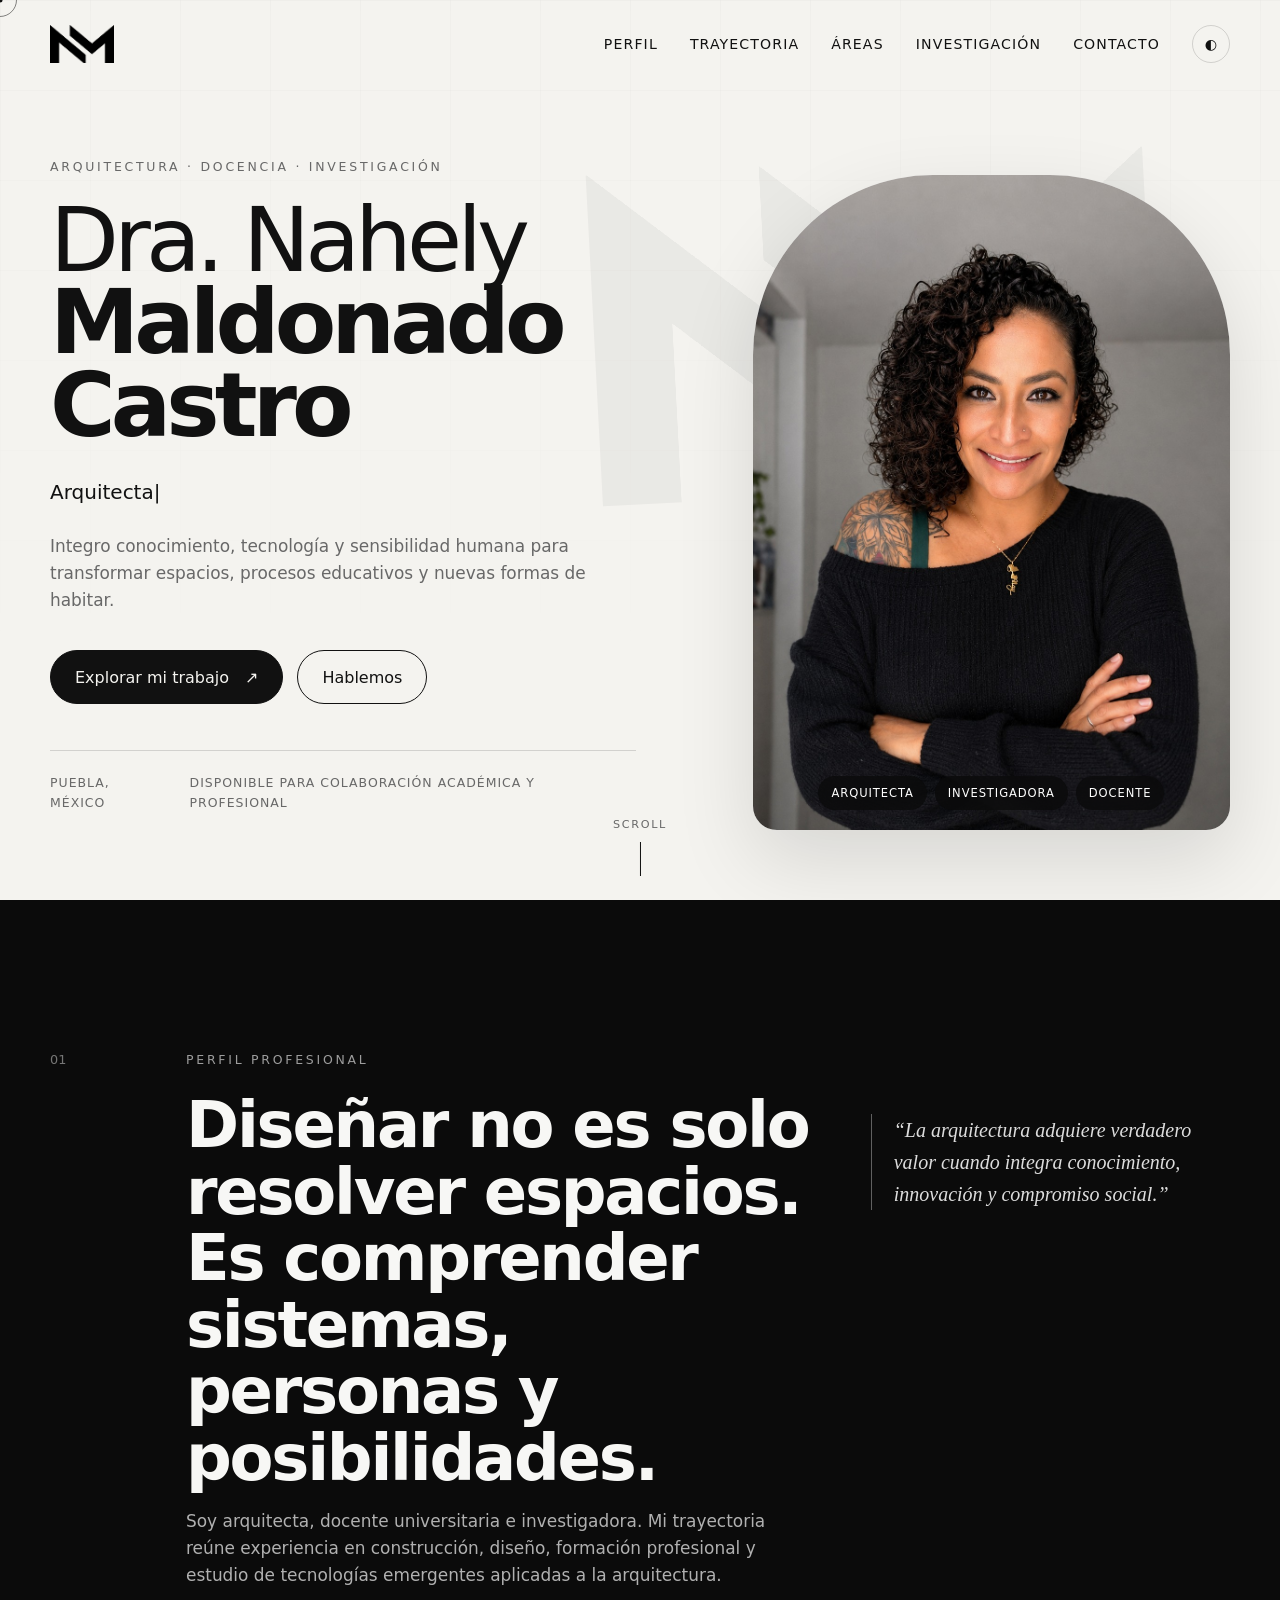
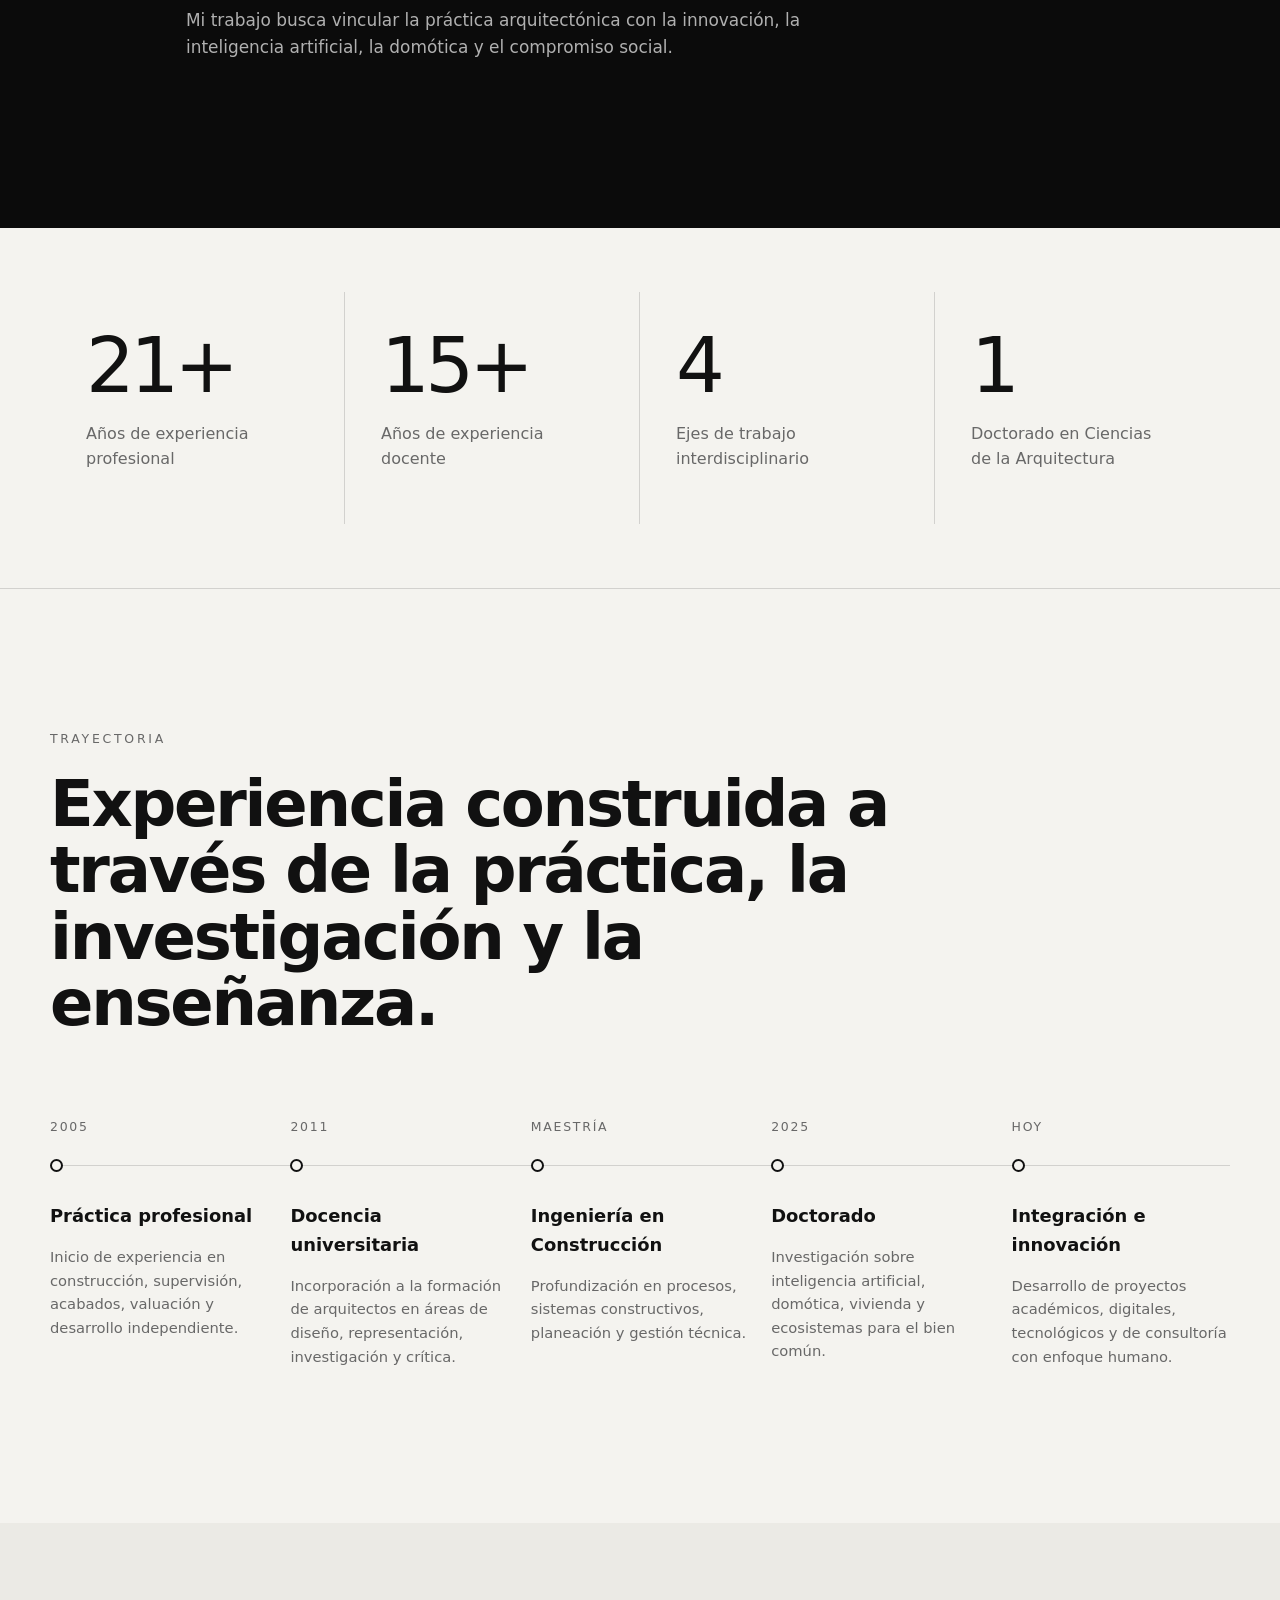
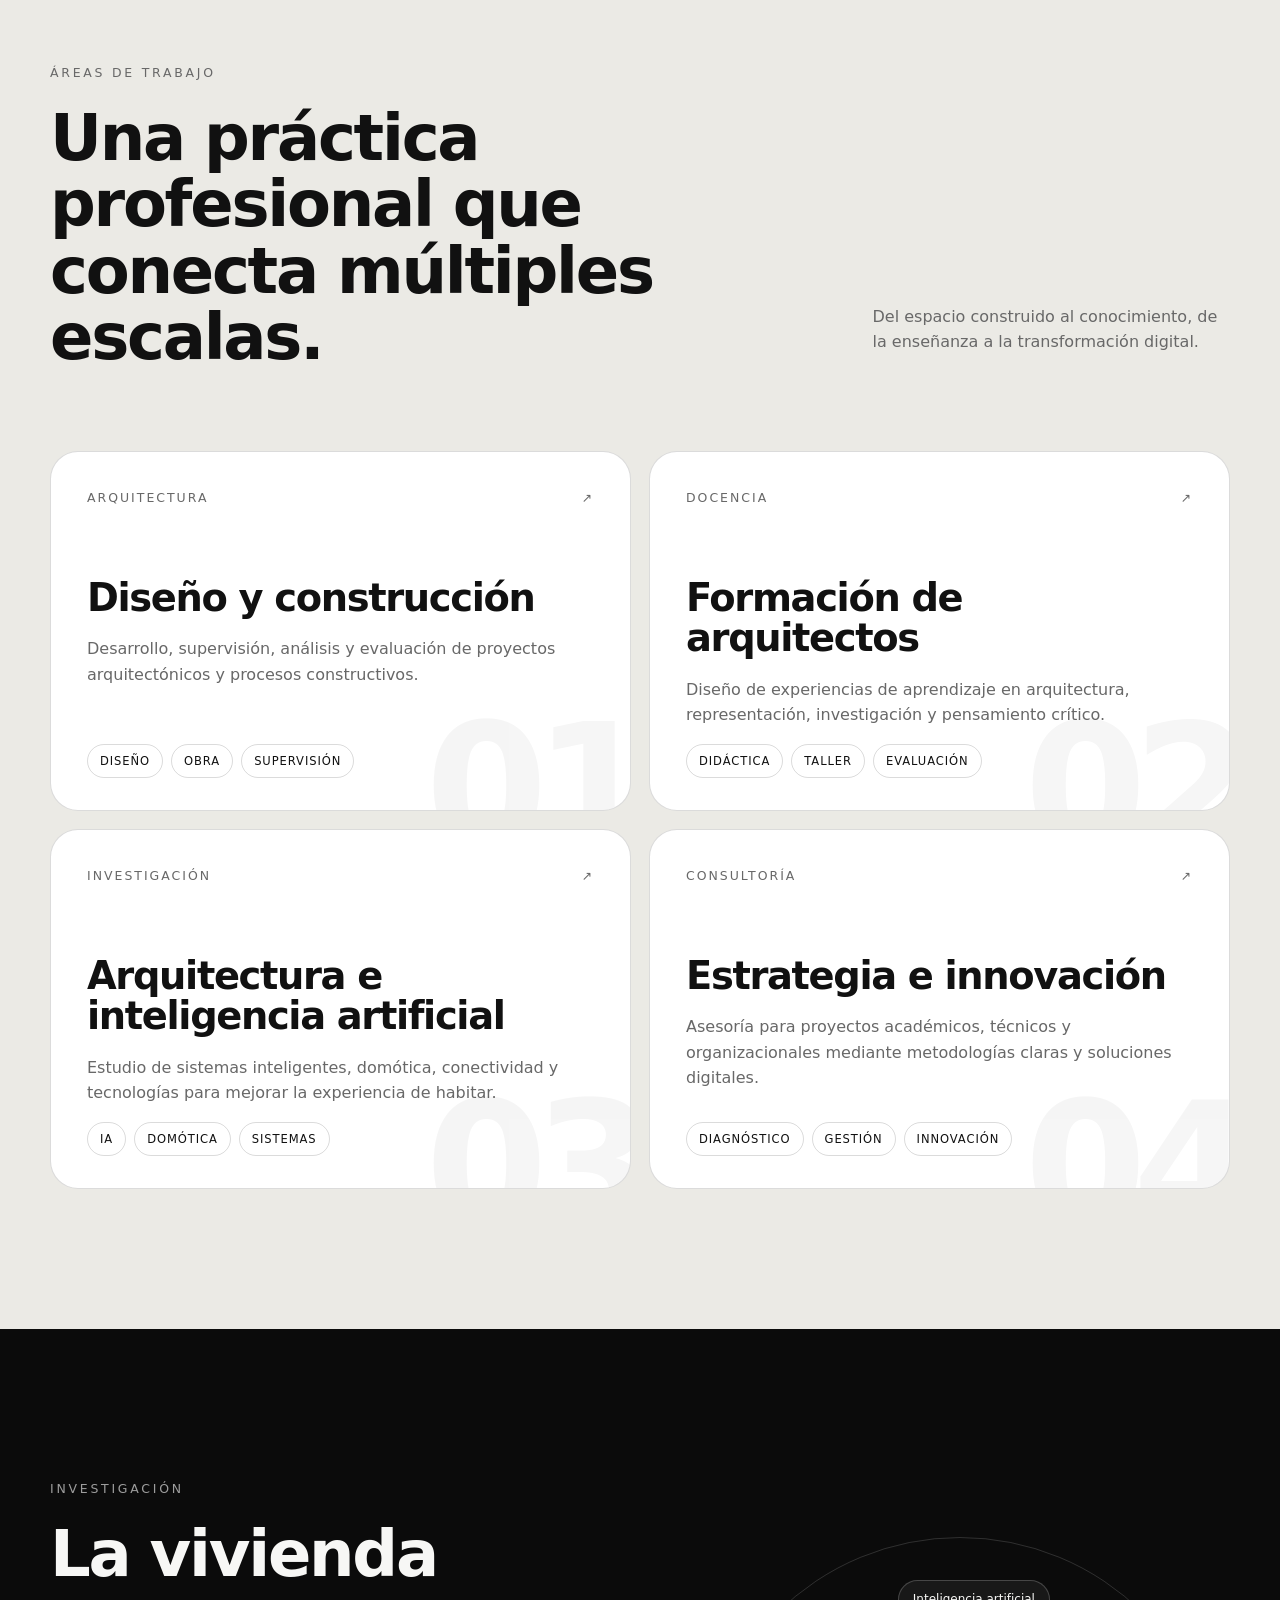
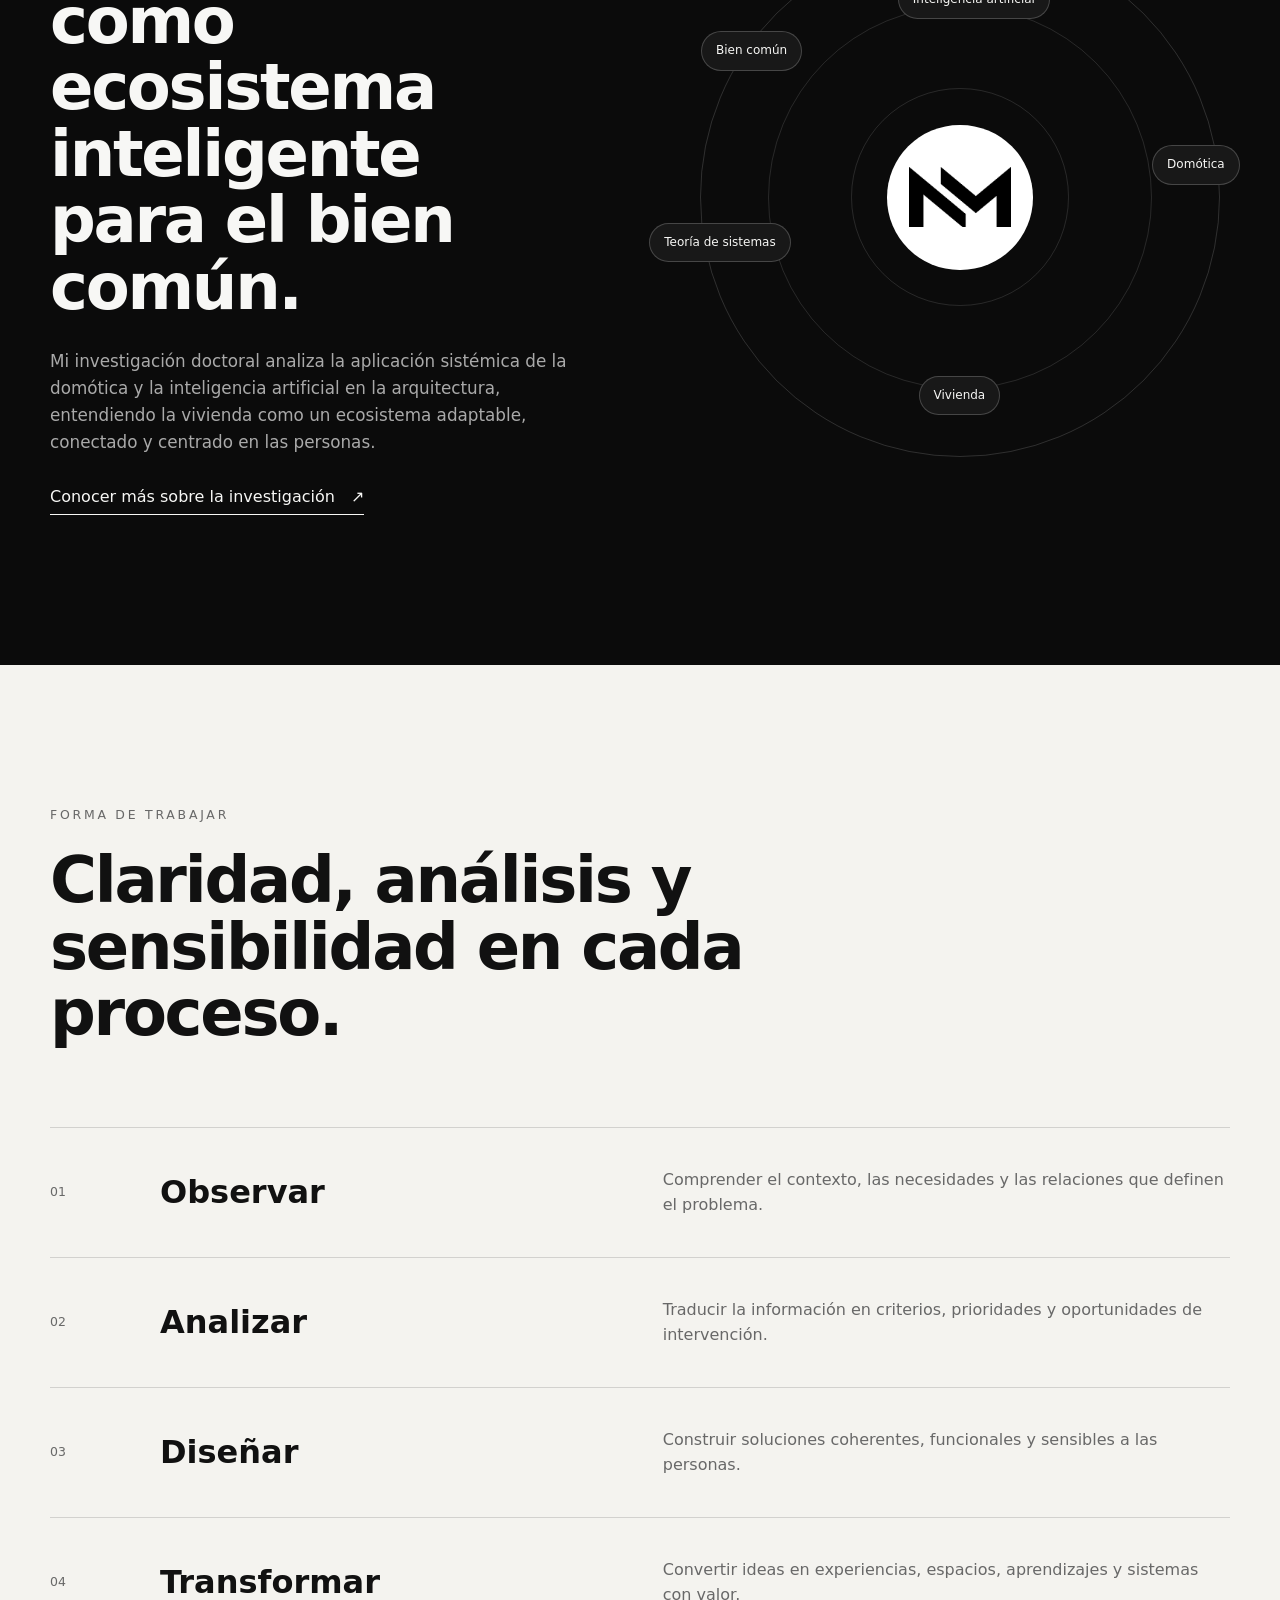
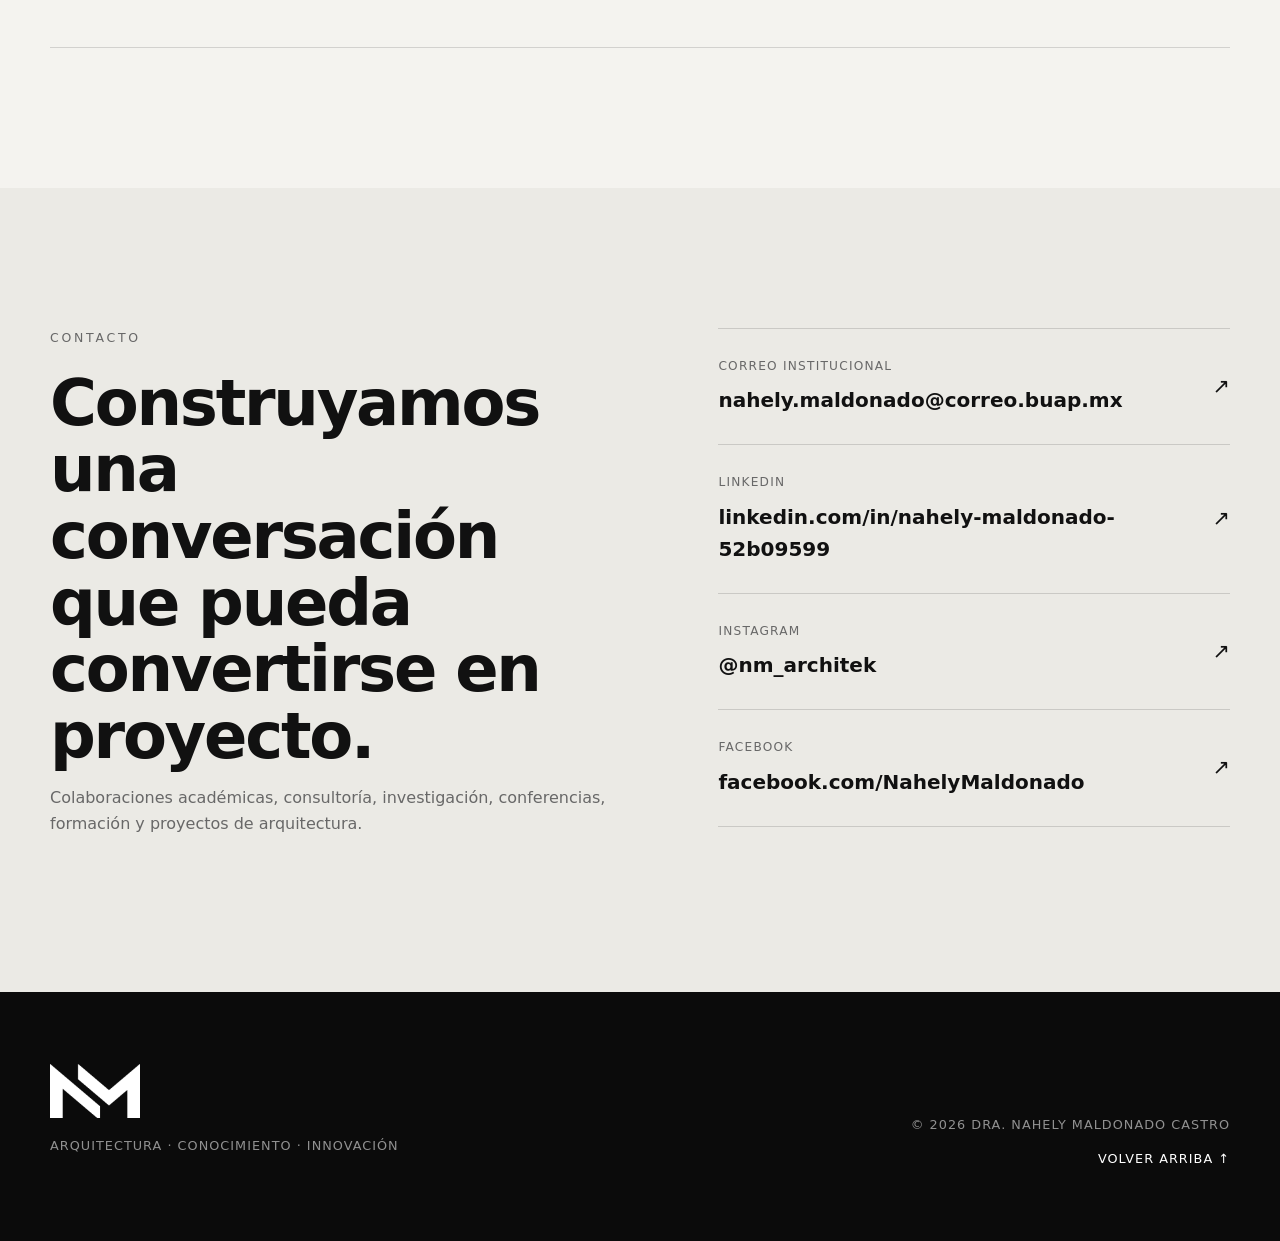
<file: index.html>
<!DOCTYPE html>
<html lang="es" data-theme="light">
<head>
  <meta charset="UTF-8" />
  <meta name="viewport" content="width=device-width, initial-scale=1.0" />
  <meta name="description" content="Portafolio profesional de la Dra. Nahely Maldonado Castro: arquitectura, docencia, investigación, innovación y consultoría." />
  <meta name="keywords" content="Nahely Maldonado Castro, arquitectura, docente, investigación, inteligencia artificial, domótica, BUAP, Puebla" />
  <meta name="author" content="Dra. Nahely Maldonado Castro" />
  <meta property="og:title" content="Dra. Nahely Maldonado Castro | Arquitectura e innovación" />
  <meta property="og:description" content="Arquitectura, investigación, docencia e innovación con visión humana y tecnológica." />
  <meta property="og:type" content="website" />
  <meta property="og:image" content="assets/perfil.jpg" />
  <meta name="theme-color" content="#0d0d0d" />
  <title>Dra. Nahely Maldonado Castro | Arquitectura e innovación</title>
  <link rel="icon" type="image/png" href="assets/logo-nm.png" />
  <link rel="stylesheet" href="style.css" />
</head>
<body>
  <div class="loader" aria-hidden="true">
    <img src="assets/logo-nm-white.png" alt="" class="loader-logo" />
    <div class="loader-line"><span></span></div>
  </div>

  <div class="cursor-dot" aria-hidden="true"></div>
  <div class="cursor-ring" aria-hidden="true"></div>

  <header class="site-header" id="inicio">
    <nav class="nav container" aria-label="Navegación principal">
      <a href="#inicio" class="brand" aria-label="Ir al inicio">
        <img src="assets/logo-nm.png" alt="Logotipo NM" class="brand-logo brand-logo-dark" />
        <img src="assets/logo-nm-white.png" alt="Logotipo NM" class="brand-logo brand-logo-light" />
      </a>

      <button class="menu-toggle" aria-label="Abrir menú" aria-expanded="false">
        <span></span><span></span>
      </button>

      <div class="nav-panel">
        <a href="#perfil">Perfil</a>
        <a href="#trayectoria">Trayectoria</a>
        <a href="#areas">Áreas</a>
        <a href="#investigacion">Investigación</a>
        <a href="#contacto">Contacto</a>
        <button class="theme-toggle" aria-label="Cambiar modo de color">
          <span class="theme-icon">◐</span>
        </button>
      </div>
    </nav>
  </header>

  <main>
    <section class="hero">
      <div class="hero-grid container">
        <div class="hero-copy reveal">
          <p class="eyebrow">ARQUITECTURA · DOCENCIA · INVESTIGACIÓN</p>
          <h1>
            <span>Dra. Nahely</span>
            <strong>Maldonado Castro</strong>
          </h1>
          <p class="hero-role">
            <span class="typed-text" aria-live="polite">Arquitecta</span><span class="typing-caret">|</span>
          </p>
          <p class="hero-lead">
            Integro conocimiento, tecnología y sensibilidad humana para transformar espacios, procesos educativos y nuevas formas de habitar.
          </p>
          <div class="hero-actions">
            <a href="#areas" class="btn btn-primary">Explorar mi trabajo <span>↗</span></a>
            <a href="#contacto" class="btn btn-ghost">Hablemos</a>
          </div>
          <div class="hero-meta">
            <span>Puebla, México</span>
            <span>Disponible para colaboración académica y profesional</span>
          </div>
        </div>

        <div class="hero-visual reveal reveal-delay">
          <div class="hero-watermark" aria-hidden="true">
            <img src="assets/logo-nm.png" alt="" />
          </div>
          <div class="photo-frame">
            <img src="assets/perfil.jpg" alt="Retrato profesional de la Dra. Nahely Maldonado Castro" />
            <div class="photo-caption">
              <span>Arquitecta</span>
              <span>Investigadora</span>
              <span>Docente</span>
            </div>
          </div>
        </div>
      </div>

      <a class="scroll-cue" href="#perfil" aria-label="Desplazarse a la siguiente sección">
        <span>Scroll</span><i></i>
      </a>
    </section>

    <section class="statement section-dark" id="perfil">
      <div class="container statement-grid">
        <div class="section-index">01</div>
        <div class="statement-content reveal">
          <p class="eyebrow light">PERFIL PROFESIONAL</p>
          <h2>Diseñar no es solo resolver espacios. Es comprender sistemas, personas y posibilidades.</h2>
          <p>
            Soy arquitecta, docente universitaria e investigadora. Mi trayectoria reúne experiencia en construcción, diseño, formación profesional y estudio de tecnologías emergentes aplicadas a la arquitectura.
          </p>
          <p>
            Mi trabajo busca vincular la práctica arquitectónica con la innovación, la inteligencia artificial, la domótica y el compromiso social.
          </p>
        </div>
        <div class="statement-quote reveal">
          <blockquote>
            “La arquitectura adquiere verdadero valor cuando integra conocimiento, innovación y compromiso social.”
          </blockquote>
        </div>
      </div>
    </section>

    <section class="stats">
      <div class="container stats-grid">
        <article class="stat reveal">
          <span class="stat-number" data-count="21">0</span><span class="stat-symbol">+</span>
          <p>Años de experiencia profesional</p>
        </article>
        <article class="stat reveal">
          <span class="stat-number" data-count="15">0</span><span class="stat-symbol">+</span>
          <p>Años de experiencia docente</p>
        </article>
        <article class="stat reveal">
          <span class="stat-number" data-count="4">0</span>
          <p>Ejes de trabajo interdisciplinario</p>
        </article>
        <article class="stat reveal">
          <span class="stat-number" data-count="1">0</span>
          <p>Doctorado en Ciencias de la Arquitectura</p>
        </article>
      </div>
    </section>

    <section class="timeline section" id="trayectoria">
      <div class="container">
        <div class="section-heading reveal">
          <p class="eyebrow">TRAYECTORIA</p>
          <h2>Experiencia construida a través de la práctica, la investigación y la enseñanza.</h2>
        </div>

        <div class="timeline-track">
          <article class="timeline-item reveal">
            <span class="timeline-year">2005</span>
            <div class="timeline-dot"></div>
            <h3>Práctica profesional</h3>
            <p>Inicio de experiencia en construcción, supervisión, acabados, valuación y desarrollo independiente.</p>
          </article>
          <article class="timeline-item reveal">
            <span class="timeline-year">2011</span>
            <div class="timeline-dot"></div>
            <h3>Docencia universitaria</h3>
            <p>Incorporación a la formación de arquitectos en áreas de diseño, representación, investigación y crítica.</p>
          </article>
          <article class="timeline-item reveal">
            <span class="timeline-year">Maestría</span>
            <div class="timeline-dot"></div>
            <h3>Ingeniería en Construcción</h3>
            <p>Profundización en procesos, sistemas constructivos, planeación y gestión técnica.</p>
          </article>
          <article class="timeline-item reveal">
            <span class="timeline-year">2025</span>
            <div class="timeline-dot"></div>
            <h3>Doctorado</h3>
            <p>Investigación sobre inteligencia artificial, domótica, vivienda y ecosistemas para el bien común.</p>
          </article>
          <article class="timeline-item reveal">
            <span class="timeline-year">Hoy</span>
            <div class="timeline-dot"></div>
            <h3>Integración e innovación</h3>
            <p>Desarrollo de proyectos académicos, digitales, tecnológicos y de consultoría con enfoque humano.</p>
          </article>
        </div>
      </div>
    </section>

    <section class="expertise section-soft" id="areas">
      <div class="container">
        <div class="section-heading split reveal">
          <div>
            <p class="eyebrow">ÁREAS DE TRABAJO</p>
            <h2>Una práctica profesional que conecta múltiples escalas.</h2>
          </div>
          <p>Del espacio construido al conocimiento, de la enseñanza a la transformación digital.</p>
        </div>

        <div class="expertise-grid">
          <article class="expertise-card reveal" data-number="01">
            <div class="card-top"><span>Arquitectura</span><span>↗</span></div>
            <h3>Diseño y construcción</h3>
            <p>Desarrollo, supervisión, análisis y evaluación de proyectos arquitectónicos y procesos constructivos.</p>
            <div class="card-tags"><span>Diseño</span><span>Obra</span><span>Supervisión</span></div>
          </article>

          <article class="expertise-card reveal" data-number="02">
            <div class="card-top"><span>Docencia</span><span>↗</span></div>
            <h3>Formación de arquitectos</h3>
            <p>Diseño de experiencias de aprendizaje en arquitectura, representación, investigación y pensamiento crítico.</p>
            <div class="card-tags"><span>Didáctica</span><span>Taller</span><span>Evaluación</span></div>
          </article>

          <article class="expertise-card reveal" data-number="03">
            <div class="card-top"><span>Investigación</span><span>↗</span></div>
            <h3>Arquitectura e inteligencia artificial</h3>
            <p>Estudio de sistemas inteligentes, domótica, conectividad y tecnologías para mejorar la experiencia de habitar.</p>
            <div class="card-tags"><span>IA</span><span>Domótica</span><span>Sistemas</span></div>
          </article>

          <article class="expertise-card reveal" data-number="04">
            <div class="card-top"><span>Consultoría</span><span>↗</span></div>
            <h3>Estrategia e innovación</h3>
            <p>Asesoría para proyectos académicos, técnicos y organizacionales mediante metodologías claras y soluciones digitales.</p>
            <div class="card-tags"><span>Diagnóstico</span><span>Gestión</span><span>Innovación</span></div>
          </article>
        </div>
      </div>
    </section>

    <section class="research section-dark" id="investigacion">
      <div class="container research-grid">
        <div class="research-intro reveal">
          <p class="eyebrow light">INVESTIGACIÓN</p>
          <h2>La vivienda como ecosistema inteligente para el bien común.</h2>
          <p>
            Mi investigación doctoral analiza la aplicación sistémica de la domótica y la inteligencia artificial en la arquitectura, entendiendo la vivienda como un ecosistema adaptable, conectado y centrado en las personas.
          </p>
          <a href="#contacto" class="text-link light">Conocer más sobre la investigación <span>↗</span></a>
        </div>

        <div class="research-orbit reveal" aria-label="Temas centrales de investigación">
          <div class="orbit-core">
            <img src="assets/logo-nm-white.png" alt="Logotipo NM" />
          </div>
          <span class="orbit-label label-1">Inteligencia artificial</span>
          <span class="orbit-label label-2">Domótica</span>
          <span class="orbit-label label-3">Vivienda</span>
          <span class="orbit-label label-4">Teoría de sistemas</span>
          <span class="orbit-label label-5">Bien común</span>
        </div>
      </div>
    </section>

    <section class="method section">
      <div class="container">
        <div class="section-heading reveal">
          <p class="eyebrow">FORMA DE TRABAJAR</p>
          <h2>Claridad, análisis y sensibilidad en cada proceso.</h2>
        </div>
        <div class="method-list">
          <article class="method-row reveal">
            <span>01</span><h3>Observar</h3><p>Comprender el contexto, las necesidades y las relaciones que definen el problema.</p>
          </article>
          <article class="method-row reveal">
            <span>02</span><h3>Analizar</h3><p>Traducir la información en criterios, prioridades y oportunidades de intervención.</p>
          </article>
          <article class="method-row reveal">
            <span>03</span><h3>Diseñar</h3><p>Construir soluciones coherentes, funcionales y sensibles a las personas.</p>
          </article>
          <article class="method-row reveal">
            <span>04</span><h3>Transformar</h3><p>Convertir ideas en experiencias, espacios, aprendizajes y sistemas con valor.</p>
          </article>
        </div>
      </div>
    </section>

    <section class="contact section-soft" id="contacto">
      <div class="container contact-grid">
        <div class="contact-copy reveal">
          <p class="eyebrow">CONTACTO</p>
          <h2>Construyamos una conversación que pueda convertirse en proyecto.</h2>
          <p>
            Colaboraciones académicas, consultoría, investigación, conferencias, formación y proyectos de arquitectura.
          </p>
        </div>
        <div c<div class="contact-actions reveal">

  <a href="mailto:nahely.maldonado@correo.buap.mx" class="contact-link">
    <span>Correo institucional</span>
    <strong>nahely.maldonado@correo.buap.mx</strong>
    <i>↗</i>
  </a>

  <a href="https://www.linkedin.com/in/nahely-maldonado-52b09599" target="_blank" rel="noopener" class="contact-link">
    <span>LinkedIn</span>
    <strong>linkedin.com/in/nahely-maldonado-52b09599</strong>
    <i>↗</i>
  </a>

  <a href="https://www.instagram.com/nm_architek" target="_blank" rel="noopener" class="contact-link">
    <span>Instagram</span>
    <strong>@nm_architek</strong>
    <i>↗</i>
  </a>

  <a href="https://www.facebook.com/NahelyMaldonado" target="_blank" rel="noopener" class="contact-link">
    <span>Facebook</span>
    <strong>facebook.com/NahelyMaldonado</strong>
    <i>↗</i>
  </a>

</div>
        </div>
      </div>
    </section>
  </main>

  <footer class="footer section-dark">
    <div class="container footer-grid">
      <div class="footer-brand">
        <img src="assets/logo-nm-white.png" alt="Logotipo NM" />
        <p>Arquitectura · conocimiento · innovación</p>
      </div>
      <div class="footer-note">
        <p>© <span id="current-year"></span> Dra. Nahely Maldonado Castro</p>
        <a href="#inicio">Volver arriba ↑</a>
      </div>
    </div>
  </footer>

  <script src="script.js"></script>
</body>
</html>
</file>
<file: style.css>
:root {
  --bg: #f4f3ef;
  --bg-soft: #ebeae5;
  --surface: #ffffff;
  --text: #111111;
  --muted: #686868;
  --line: rgba(17,17,17,.15);
  --inverse: #f7f7f5;
  --dark: #0b0b0b;
  --header-bg: rgba(244,243,239,.82);
  --shadow: 0 30px 80px rgba(0,0,0,.12);
  --radius: 28px;
  --transition: 500ms cubic-bezier(.2,.8,.2,1);
}

html[data-theme="dark"] {
  --bg: #0c0c0c;
  --bg-soft: #151515;
  --surface: #171717;
  --text: #f5f5f1;
  --muted: #aaa9a3;
  --line: rgba(255,255,255,.16);
  --header-bg: rgba(12,12,12,.82);
  --shadow: 0 30px 80px rgba(0,0,0,.45);
}

* { box-sizing: border-box; }
html { scroll-behavior: smooth; }
body {
  margin: 0;
  background: var(--bg);
  color: var(--text);
  font-family: Inter, ui-sans-serif, system-ui, -apple-system, BlinkMacSystemFont, "Segoe UI", sans-serif;
  line-height: 1.6;
  overflow-x: hidden;
  transition: background .35s ease, color .35s ease;
}
body.menu-open { overflow: hidden; }
a { color: inherit; text-decoration: none; }
img { max-width: 100%; display: block; }
button { font: inherit; }
.container { width: min(1180px, calc(100% - 48px)); margin: 0 auto; }
.section { padding: 140px 0; }
.section-soft { padding: 140px 0; background: var(--bg-soft); }
.section-dark { background: var(--dark); color: var(--inverse); }

.loader {
  position: fixed; inset: 0; z-index: 9999; background: #090909;
  display: grid; place-items: center; transition: opacity .7s ease, visibility .7s ease;
}
.loader.hidden { opacity: 0; visibility: hidden; }
.loader-logo { width: 160px; filter: drop-shadow(0 0 30px rgba(255,255,255,.08)); animation: loaderPulse 1.2s ease-in-out infinite alternate; }
.loader-line { position: absolute; width: 180px; height: 1px; background: rgba(255,255,255,.15); margin-top: 220px; overflow: hidden; }
.loader-line span { display: block; width: 45%; height: 100%; background: white; animation: loading 1.1s linear infinite; }
@keyframes loading { from { transform: translateX(-120%); } to { transform: translateX(340%); } }
@keyframes loaderPulse { from { opacity: .5; transform: scale(.97); } to { opacity: 1; transform: scale(1); } }

.site-header {
  position: fixed; inset: 0 0 auto; z-index: 1000;
  transition: background .3s ease, backdrop-filter .3s ease, border-color .3s ease;
  border-bottom: 1px solid transparent;
}
.site-header.scrolled { background: var(--header-bg); backdrop-filter: blur(18px); border-color: var(--line); }
.nav { height: 88px; display: flex; align-items: center; justify-content: space-between; }
.brand { display: inline-flex; width: 64px; position: relative; z-index: 1002; }
.brand-logo { width: 64px; }
.brand-logo-light { display: none; }
html[data-theme="dark"] .brand-logo-dark { display: none; }
html[data-theme="dark"] .brand-logo-light { display: block; }
.nav-panel { display: flex; align-items: center; gap: 32px; font-size: .88rem; letter-spacing: .08em; text-transform: uppercase; }
.nav-panel a { position: relative; }
.nav-panel a::after { content: ""; position: absolute; left: 0; bottom: -8px; width: 100%; height: 1px; background: currentColor; transform: scaleX(0); transform-origin: right; transition: transform .3s ease; }
.nav-panel a:hover::after { transform: scaleX(1); transform-origin: left; }
.theme-toggle, .menu-toggle { border: 0; background: transparent; color: inherit; cursor: pointer; }
.theme-toggle { width: 38px; height: 38px; border: 1px solid var(--line); border-radius: 50%; }
.menu-toggle { display: none; width: 42px; height: 42px; position: relative; z-index: 1002; }
.menu-toggle span { display: block; position: absolute; width: 24px; height: 1.5px; background: currentColor; left: 9px; transition: .3s ease; }
.menu-toggle span:first-child { top: 16px; }
.menu-toggle span:last-child { top: 25px; }
.menu-open .menu-toggle span:first-child { transform: translateY(4.5px) rotate(45deg); }
.menu-open .menu-toggle span:last-child { transform: translateY(-4.5px) rotate(-45deg); }

.hero { min-height: 100vh; padding: 130px 0 60px; position: relative; display: flex; align-items: center; overflow: hidden; }
.hero::before { content:""; position:absolute; inset:0; pointer-events:none; background-image: linear-gradient(var(--line) 1px, transparent 1px), linear-gradient(90deg, var(--line) 1px, transparent 1px); background-size: 90px 90px; opacity: .13; mask-image: linear-gradient(to bottom, black, transparent 85%); }
.hero-grid { display: grid; grid-template-columns: 1.05fr .95fr; gap: 64px; align-items: center; position: relative; z-index: 1; }
.eyebrow { margin: 0 0 22px; font-size: .78rem; letter-spacing: .22em; text-transform: uppercase; color: var(--muted); }
.eyebrow.light { color: rgba(255,255,255,.6); }
.hero h1 { margin: 0; font-weight: 400; line-height: .92; letter-spacing: -.055em; font-size: clamp(3.8rem, 7vw, 7.3rem); }
.hero h1 span, .hero h1 strong { display: block; }
.hero h1 strong { font-weight: 700; }
.hero-role { margin: 30px 0 14px; font-size: 1.25rem; min-height: 2em; }
.typing-caret { animation: blink .8s step-end infinite; }
@keyframes blink { 50% { opacity: 0; } }
.hero-lead { max-width: 630px; font-size: 1.06rem; color: var(--muted); }
.hero-actions { display: flex; gap: 14px; margin-top: 36px; flex-wrap: wrap; }
.btn { min-height: 54px; padding: 0 24px; display: inline-flex; align-items: center; justify-content: center; gap: 16px; border-radius: 999px; border: 1px solid var(--text); transition: var(--transition); }
.btn-primary { background: var(--text); color: var(--bg); }
.btn-primary:hover { transform: translateY(-3px); box-shadow: var(--shadow); }
.btn-ghost:hover { background: var(--text); color: var(--bg); }
.hero-meta { margin-top: 46px; padding-top: 22px; border-top: 1px solid var(--line); display: flex; justify-content: space-between; gap: 20px; font-size: .78rem; text-transform: uppercase; letter-spacing: .08em; color: var(--muted); }
.hero-visual { position: relative; min-height: 690px; }
.hero-watermark { position: absolute; width: 105%; left: -20%; top: 3%; opacity: .045; transform: rotate(-3deg); }
.photo-frame { position: absolute; inset: 5% 0 0 10%; overflow: hidden; border-radius: 180px 180px 24px 24px; box-shadow: var(--shadow); background: var(--surface); }
.photo-frame > img { width: 100%; height: 100%; object-fit: cover; object-position: center 18%; transition: transform 1.2s cubic-bezier(.2,.8,.2,1); }
.photo-frame:hover > img { transform: scale(1.035); }
.photo-caption { position: absolute; left: 22px; right: 22px; bottom: 20px; display: flex; justify-content: center; gap: 8px; flex-wrap: wrap; }
.photo-caption span { background: rgba(10,10,10,.72); color: white; backdrop-filter: blur(12px); padding: 8px 13px; border-radius: 999px; font-size: .72rem; letter-spacing: .08em; text-transform: uppercase; }
.scroll-cue { position: absolute; left: 50%; bottom: 24px; transform: translateX(-50%); display: flex; flex-direction: column; align-items: center; font-size: .7rem; letter-spacing: .15em; text-transform: uppercase; color: var(--muted); }
.scroll-cue i { width: 1px; height: 34px; margin-top: 8px; background: var(--text); animation: scrollLine 1.8s ease-in-out infinite; transform-origin: top; }
@keyframes scrollLine { 0%,100% { transform: scaleY(.25); opacity:.4;} 50% { transform: scaleY(1); opacity:1;} }

.statement { padding: 150px 0; }
.statement-grid { display: grid; grid-template-columns: 80px 1.4fr .8fr; gap: 56px; align-items: start; }
.section-index { font-size: .8rem; opacity: .45; }
.statement h2, .section-heading h2, .research h2, .contact h2 { margin: 0; line-height: 1.04; letter-spacing: -.035em; font-size: clamp(2.6rem, 5vw, 5rem); }
.statement-content > p:not(.eyebrow) { color: rgba(255,255,255,.68); font-size: 1.06rem; max-width: 760px; }
.statement-quote { padding-top: 64px; }
.statement-quote blockquote { margin: 0; padding-left: 22px; border-left: 1px solid rgba(255,255,255,.35); font-family: Georgia, serif; font-style: italic; font-size: 1.25rem; color: rgba(255,255,255,.86); }

.stats { padding: 64px 0; border-bottom: 1px solid var(--line); }
.stats-grid { display: grid; grid-template-columns: repeat(4,1fr); }
.stat { padding: 36px; border-right: 1px solid var(--line); }
.stat:last-child { border-right: 0; }
.stat-number, .stat-symbol { font-size: clamp(3rem, 6vw, 5.6rem); line-height: 1; letter-spacing: -.06em; }
.stat p { max-width: 190px; color: var(--muted); }

.section-heading { max-width: 900px; margin-bottom: 80px; }
.section-heading.split { max-width: none; display: grid; grid-template-columns: 1.35fr .65fr; gap: 80px; align-items: end; }
.section-heading.split > p { color: var(--muted); }
.timeline-track { display: grid; grid-template-columns: repeat(5, 1fr); position: relative; gap: 22px; }
.timeline-track::before { content:""; position:absolute; left:0; right:0; top:48px; height:1px; background:var(--line); }
.timeline-item { position: relative; padding-top: 85px; }
.timeline-year { position:absolute; top:0; font-size:.78rem; letter-spacing:.14em; text-transform:uppercase; color:var(--muted); }
.timeline-dot { position:absolute; top:42px; width:13px; height:13px; border-radius:50%; background:var(--bg); border:2px solid var(--text); }
.timeline-item h3 { font-size:1.12rem; margin:0 0 12px; }
.timeline-item p { color:var(--muted); font-size:.92rem; }

.expertise-grid { display:grid; grid-template-columns:repeat(2,1fr); gap:18px; }
.expertise-card { min-height:360px; padding:36px; background:var(--surface); border:1px solid var(--line); border-radius:var(--radius); position:relative; overflow:hidden; transition:var(--transition); }
.expertise-card::after { content:attr(data-number); position:absolute; right:-12px; bottom:-68px; font-size:11rem; font-weight:700; line-height:1; opacity:.035; letter-spacing:-.08em; }
.expertise-card:hover { transform:translateY(-7px); box-shadow:var(--shadow); }
.card-top { display:flex; justify-content:space-between; text-transform:uppercase; font-size:.78rem; letter-spacing:.16em; color:var(--muted); }
.expertise-card h3 { margin:70px 0 18px; font-size:clamp(1.8rem,3vw,3rem); line-height:1.05; letter-spacing:-.035em; }
.expertise-card p { max-width:520px; color:var(--muted); }
.card-tags { position:absolute; left:36px; bottom:32px; display:flex; flex-wrap:wrap; gap:8px; }
.card-tags span { padding:7px 12px; border:1px solid var(--line); border-radius:999px; font-size:.72rem; text-transform:uppercase; letter-spacing:.08em; }

.research { padding:150px 0; overflow:hidden; }
.research-grid { display:grid; grid-template-columns:1fr 1fr; gap:100px; align-items:center; }
.research-intro > p:not(.eyebrow) { color:rgba(255,255,255,.65); font-size:1.05rem; margin:28px 0; }
.text-link { display:inline-flex; gap:16px; align-items:center; padding-bottom:5px; border-bottom:1px solid currentColor; }
.research-orbit { width:min(520px,90vw); aspect-ratio:1; margin:auto; border:1px solid rgba(255,255,255,.15); border-radius:50%; position:relative; animation:orbitFloat 6s ease-in-out infinite; }
.research-orbit::before, .research-orbit::after { content:""; position:absolute; inset:13%; border:1px solid rgba(255,255,255,.12); border-radius:50%; }
.research-orbit::after { inset:29%; }
.orbit-core { position:absolute; inset:36%; display:grid; place-items:center; border-radius:50%; background:white; }
.orbit-core img { width:70%; filter:invert(1); }
.orbit-label { position:absolute; background:#181818; border:1px solid rgba(255,255,255,.2); padding:9px 14px; border-radius:999px; font-size:.75rem; white-space:nowrap; }
.label-1 { top:8%; left:38%; }
.label-2 { top:40%; right:-4%; }
.label-3 { bottom:8%; left:42%; }
.label-4 { top:55%; left:-10%; }
.label-5 { top:18%; left:0; }
@keyframes orbitFloat { 0%,100% { transform:translateY(0) rotate(0); } 50% { transform:translateY(-10px) rotate(1deg); } }

.method-list { border-top:1px solid var(--line); }
.method-row { display:grid; grid-template-columns:80px 1fr 1.2fr; gap:30px; align-items:center; min-height:130px; border-bottom:1px solid var(--line); transition:padding .35s ease, background .35s ease; }
.method-row:hover { padding:0 24px; background:var(--surface); }
.method-row span { color:var(--muted); font-size:.78rem; }
.method-row h3 { font-size:2rem; margin:0; }
.method-row p { color:var(--muted); }

.contact-grid { display:grid; grid-template-columns:1fr .9fr; gap:100px; }
.contact-copy p:last-child { max-width:600px; color:var(--muted); }
.contact-actions { border-top:1px solid var(--line); }
.contact-link { position:relative; display:grid; grid-template-columns:1fr auto; gap:8px 20px; padding:28px 46px 28px 0; border-bottom:1px solid var(--line); transition:padding .3s ease; }
.contact-link:hover { padding-left:18px; }
.contact-link span { color:var(--muted); font-size:.76rem; text-transform:uppercase; letter-spacing:.1em; }
.contact-link strong { grid-column:1; font-size:1.25rem; }
.contact-link i { position:absolute; right:0; top:50%; transform:translateY(-50%); font-style:normal; font-size:1.3rem; }

.footer { padding:72px 0; }
.footer-grid { display:flex; justify-content:space-between; gap:40px; align-items:flex-end; }
.footer-brand img { width:90px; margin-bottom:18px; }
.footer-brand p, .footer-note { color:rgba(255,255,255,.55); font-size:.8rem; text-transform:uppercase; letter-spacing:.08em; }
.footer-note { text-align:right; }
.footer-note a { color:white; }

.reveal { opacity:0; transform:translateY(34px); transition:opacity .8s ease, transform .8s cubic-bezier(.2,.8,.2,1); }
.reveal.visible { opacity:1; transform:none; }
.reveal-delay { transition-delay:.12s; }

.cursor-dot, .cursor-ring { position:fixed; top:0; left:0; pointer-events:none; z-index:9998; border-radius:50%; transform:translate(-50%,-50%); }
.cursor-dot { width:5px; height:5px; background:var(--text); }
.cursor-ring { width:34px; height:34px; border:1px solid var(--text); opacity:.5; transition:width .2s, height .2s, opacity .2s; }
.cursor-ring.hover { width:54px; height:54px; opacity:.2; }

@media (max-width: 980px) {
  .container { width:min(100% - 32px, 820px); }
  .menu-toggle { display:block; }
  .nav-panel { position:fixed; inset:0; background:var(--bg); flex-direction:column; justify-content:center; gap:28px; font-size:1.35rem; opacity:0; visibility:hidden; transform:translateY(-20px); transition:.35s ease; }
  .menu-open .nav-panel { opacity:1; visibility:visible; transform:none; }
  .hero { padding-top:120px; }
  .hero-grid, .research-grid, .contact-grid { grid-template-columns:1fr; }
  .hero-visual { min-height:620px; }
  .photo-frame { inset:0 8% 0; }
  .hero-meta { flex-direction:column; }
  .statement-grid { grid-template-columns:1fr; gap:28px; }
  .statement-quote { padding-top:0; }
  .stats-grid { grid-template-columns:repeat(2,1fr); }
  .stat:nth-child(2) { border-right:0; }
  .stat:nth-child(-n+2) { border-bottom:1px solid var(--line); }
  .timeline-track { grid-template-columns:1fr; gap:0; }
  .timeline-track::before { left:6px; right:auto; top:0; bottom:0; width:1px; height:auto; }
  .timeline-item { padding:0 0 46px 42px; }
  .timeline-year { position:static; display:block; margin-bottom:8px; }
  .timeline-dot { left:0; top:5px; }
  .section-heading.split { grid-template-columns:1fr; gap:20px; }
  .research-orbit { margin-top:30px; }
}

@media (max-width: 680px) {
  .section, .section-soft, .statement, .research { padding:100px 0; }
  .nav { height:72px; }
  .brand, .brand-logo { width:52px; }
  .hero { min-height:auto; padding:112px 0 80px; }
  .hero h1 { font-size:clamp(3.2rem,15vw,5.4rem); }
  .hero-visual { min-height:500px; }
  .photo-frame { inset:0; border-radius:110px 110px 20px 20px; }
  .scroll-cue { display:none; }
  .stats-grid, .expertise-grid { grid-template-columns:1fr; }
  .stat { border-right:0; border-bottom:1px solid var(--line); }
  .stat:last-child { border-bottom:0; }
  .expertise-card { min-height:400px; padding:28px; }
  .card-tags { left:28px; }
  .method-row { grid-template-columns:45px 1fr; padding:26px 0; align-items:start; }
  .method-row p { grid-column:2; margin:0; }
  .contact-grid { gap:50px; }
  .footer-grid { flex-direction:column; align-items:flex-start; }
  .footer-note { text-align:left; }
  .cursor-dot, .cursor-ring { display:none; }
}

@media (prefers-reduced-motion: reduce) {
  *, *::before, *::after { animation-duration:.01ms !important; animation-iteration-count:1 !important; scroll-behavior:auto !important; transition-duration:.01ms !important; }
  .reveal { opacity:1; transform:none; }
}
</file>
